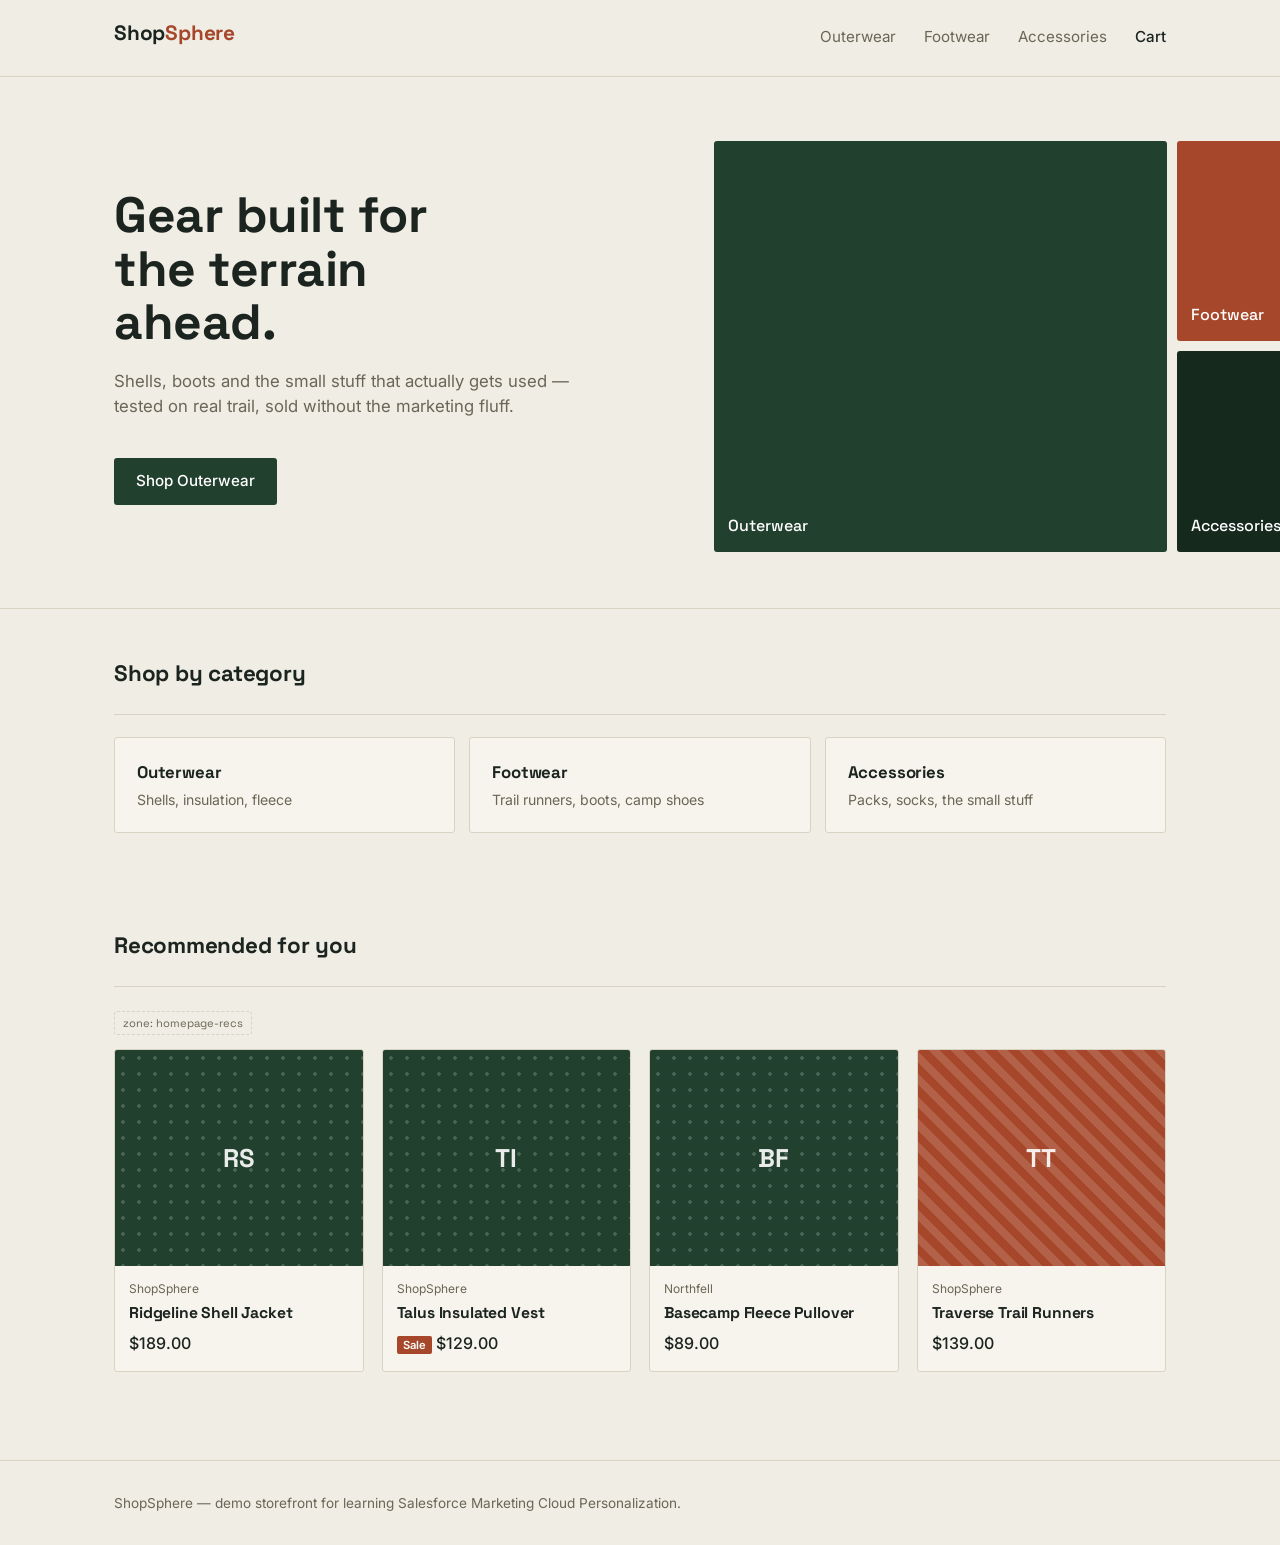
<file: index.html>
<!doctype html>
<html lang="en">
<head>
  <script type="text/javascript"
src="//cdn.evgnet.com/beacon/socialbeatdigitalmarketing/shopsphere/scripts/evergage.min.js">
</script>
  <meta charset="utf-8" />
  <meta name="viewport" content="width=device-width, initial-scale=1" />
  <title>ShopSphere — Gear for the terrain ahead</title>
  <link rel="stylesheet" href="css/style.css" />

  <!--
    Phase 3 (MCP Web SDK): the vendor snippet goes here, before </head>.
    Something like:
      <script src="https://cXXXXX.evergage.com/beacon/YOUR_ACCOUNT/scripts/evergage.min.js"></script>
    Check your MCP account's "Web SDK install" page for the exact snippet —
    it includes your account/dataset IDs.
  -->
</head>
<body>
  <header class="site-header">
    <div class="wrap">
      <a class="brand" href="index.html">Shop<span>Sphere</span></a>
      <nav class="nav">
        <a href="category.html?cat=Outerwear">Outerwear</a>
        <a href="category.html?cat=Footwear">Footwear</a>
        <a href="category.html?cat=Accessories">Accessories</a>
        <a class="cart-link" href="cart.html">
          Cart <span class="badge" data-cart-badge>0</span>
        </a>
      </nav>
    </div>
  </header>

  <section class="hero">
    <div class="wrap">
      <div>
        <h1>Gear built for the terrain ahead.</h1>
        <p>Shells, boots and the small stuff that actually gets used — tested on real trail, sold without the marketing fluff.</p>
        <a class="btn" href="category.html?cat=Outerwear">Shop Outerwear</a>
      </div>
      <!-- Zone: homepage-hero — a rule-based campaign (Phase 4, Decision #1)
           can override this whole block for a targeted visitor. -->
      <div class="hero-tiles" id="zone-homepage-hero">
        <div class="hero-tile hero-tile--1">Outerwear</div>
        <div class="hero-tile hero-tile--2">Footwear</div>
        <div class="hero-tile hero-tile--3">Accessories</div>
      </div>
    </div>
  </section>

  <section class="section">
    <div class="wrap">
      <div class="section-head">
        <h2>Shop by category</h2>
      </div>
      <div class="cat-strip">
        <a class="cat-card" href="category.html?cat=Outerwear">
          <h3>Outerwear</h3>
          <p>Shells, insulation, fleece</p>
        </a>
        <a class="cat-card" href="category.html?cat=Footwear">
          <h3>Footwear</h3>
          <p>Trail runners, boots, camp shoes</p>
        </a>
        <a class="cat-card" href="category.html?cat=Accessories">
          <h3>Accessories</h3>
          <p>Packs, socks, the small stuff</p>
        </a>
      </div>
    </div>
  </section>

  <section class="section">
    <div class="wrap">
      <div class="section-head">
        <h2>Recommended for you</h2>
      </div>
      <!-- Zone: homepage-recs — Phase 4, Decision #3 (Einstein "Recommended
           for You"). Until that's built, we fill it with a static pick. -->
      <span class="zone-marker">zone: homepage-recs</span>
      <div class="grid" id="homepage-recs"></div>
    </div>
  </section>

  <footer class="site-footer">
    <div class="wrap">ShopSphere — demo storefront for learning Salesforce Marketing Cloud Personalization.</div>
  </footer>

  <script src="js/products.js"></script>
  <script src="js/site.js"></script>
  <script>
    // Placeholder for the homepage-recs zone: 4 products, mixed categories.
    // Swap this block out in Phase 5 once the real Einstein campaign exists.
    const recs = PRODUCTS.slice(0, 4);
    document.getElementById("homepage-recs").innerHTML = recs.map(productCard).join("");
  </script>
</body>
</html>
</file>
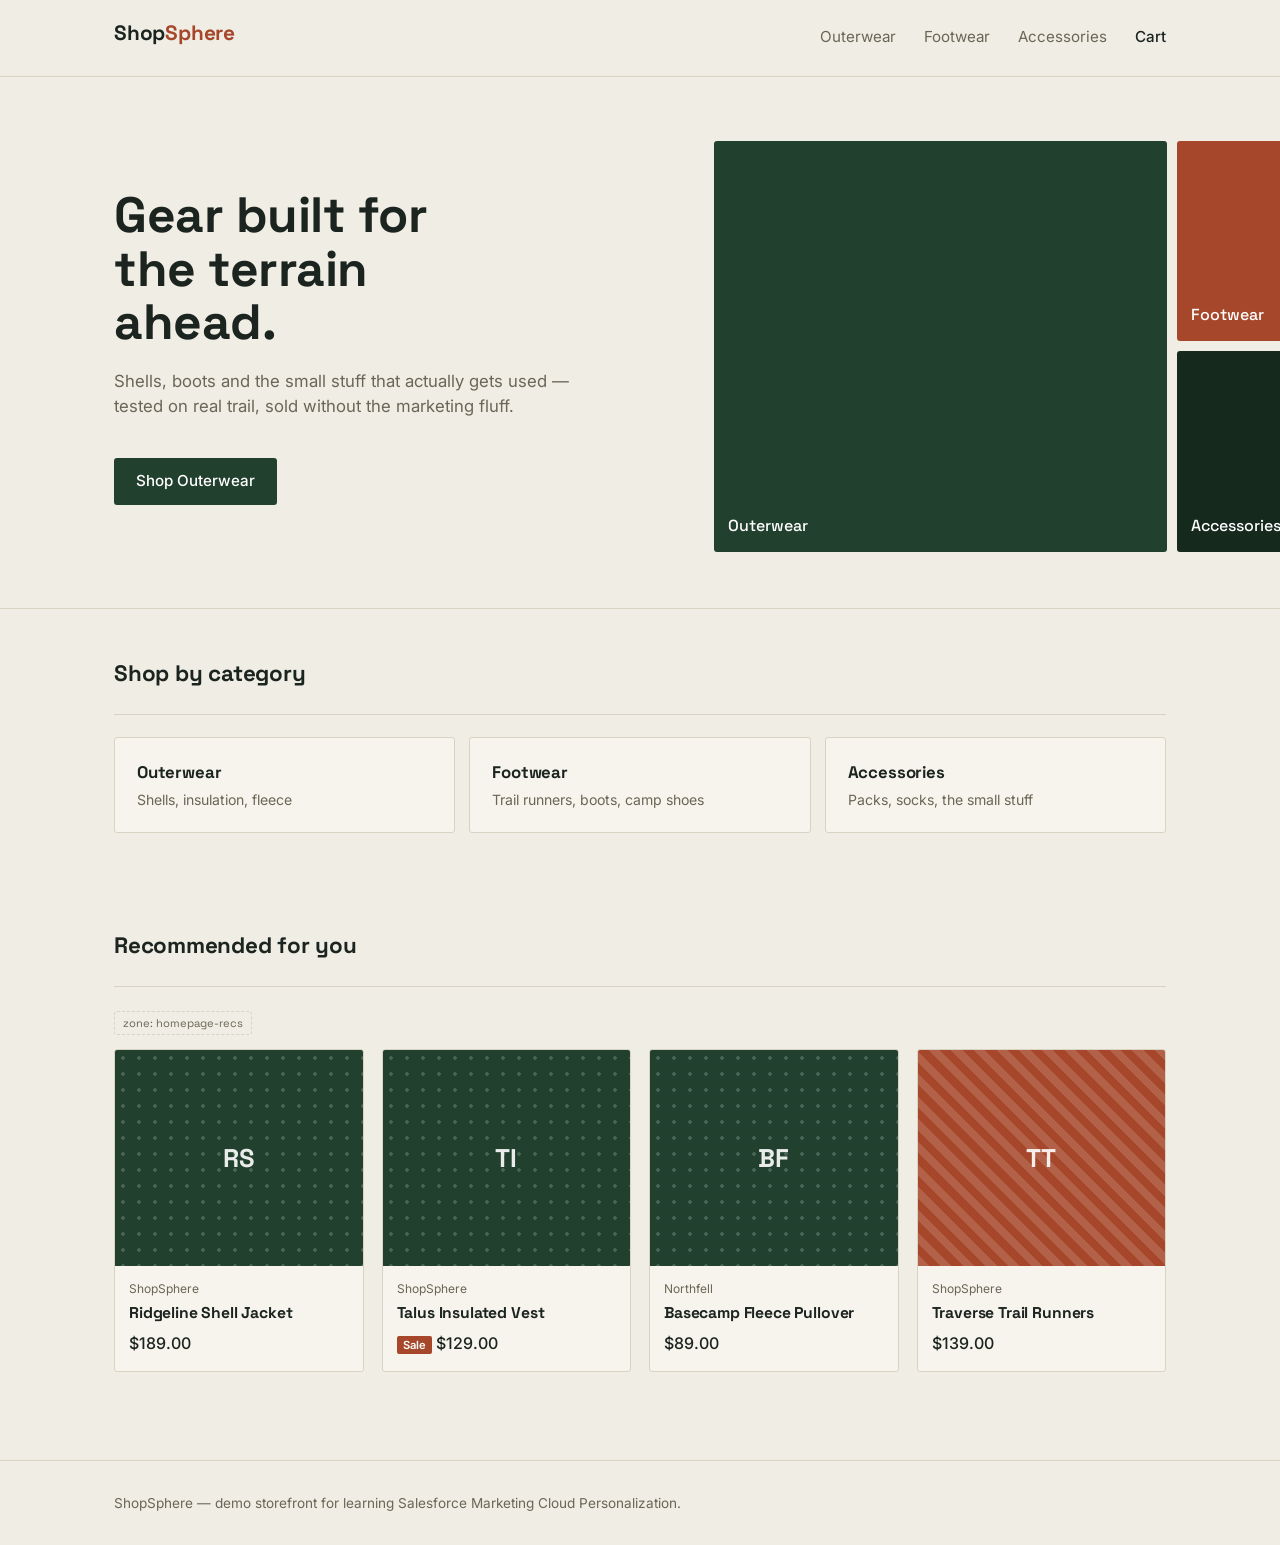
<file: shopsphere/index.html>
<!doctype html>
<html lang="en">
<head>
  <meta charset="utf-8" />
  <meta name="viewport" content="width=device-width, initial-scale=1" />
  <title>ShopSphere — Gear for the terrain ahead</title>
  <link rel="stylesheet" href="css/style.css" />

  <!--
    Phase 3 (MCP Web SDK): the vendor snippet goes here, before </head>.
    Something like:
      <script src="https://cXXXXX.evergage.com/beacon/YOUR_ACCOUNT/scripts/evergage.min.js"></script>
    Check your MCP account's "Web SDK install" page for the exact snippet —
    it includes your account/dataset IDs.
  -->
</head>
<body>
  <header class="site-header">
    <div class="wrap">
      <a class="brand" href="index.html">Shop<span>Sphere</span></a>
      <nav class="nav">
        <a href="category.html?cat=Outerwear">Outerwear</a>
        <a href="category.html?cat=Footwear">Footwear</a>
        <a href="category.html?cat=Accessories">Accessories</a>
        <a class="cart-link" href="cart.html">
          Cart <span class="badge" data-cart-badge>0</span>
        </a>
      </nav>
    </div>
  </header>

  <section class="hero">
    <div class="wrap">
      <div>
        <h1>Gear built for the terrain ahead.</h1>
        <p>Shells, boots and the small stuff that actually gets used — tested on real trail, sold without the marketing fluff.</p>
        <a class="btn" href="category.html?cat=Outerwear">Shop Outerwear</a>
      </div>
      <!-- Zone: homepage-hero — a rule-based campaign (Phase 4, Decision #1)
           can override this whole block for a targeted visitor. -->
      <div class="hero-tiles" id="zone-homepage-hero">
        <div class="hero-tile hero-tile--1">Outerwear</div>
        <div class="hero-tile hero-tile--2">Footwear</div>
        <div class="hero-tile hero-tile--3">Accessories</div>
      </div>
    </div>
  </section>

  <section class="section">
    <div class="wrap">
      <div class="section-head">
        <h2>Shop by category</h2>
      </div>
      <div class="cat-strip">
        <a class="cat-card" href="category.html?cat=Outerwear">
          <h3>Outerwear</h3>
          <p>Shells, insulation, fleece</p>
        </a>
        <a class="cat-card" href="category.html?cat=Footwear">
          <h3>Footwear</h3>
          <p>Trail runners, boots, camp shoes</p>
        </a>
        <a class="cat-card" href="category.html?cat=Accessories">
          <h3>Accessories</h3>
          <p>Packs, socks, the small stuff</p>
        </a>
      </div>
    </div>
  </section>

  <section class="section">
    <div class="wrap">
      <div class="section-head">
        <h2>Recommended for you</h2>
      </div>
      <!-- Zone: homepage-recs — Phase 4, Decision #3 (Einstein "Recommended
           for You"). Until that's built, we fill it with a static pick. -->
      <span class="zone-marker">zone: homepage-recs</span>
      <div class="grid" id="homepage-recs"></div>
    </div>
  </section>

  <footer class="site-footer">
    <div class="wrap">ShopSphere — demo storefront for learning Salesforce Marketing Cloud Personalization.</div>
  </footer>

  <script src="js/products.js"></script>
  <script src="js/site.js"></script>
  <script>
    // Placeholder for the homepage-recs zone: 4 products, mixed categories.
    // Swap this block out in Phase 5 once the real Einstein campaign exists.
    const recs = PRODUCTS.slice(0, 4);
    document.getElementById("homepage-recs").innerHTML = recs.map(productCard).join("");
  </script>
</body>
</html>
</file>
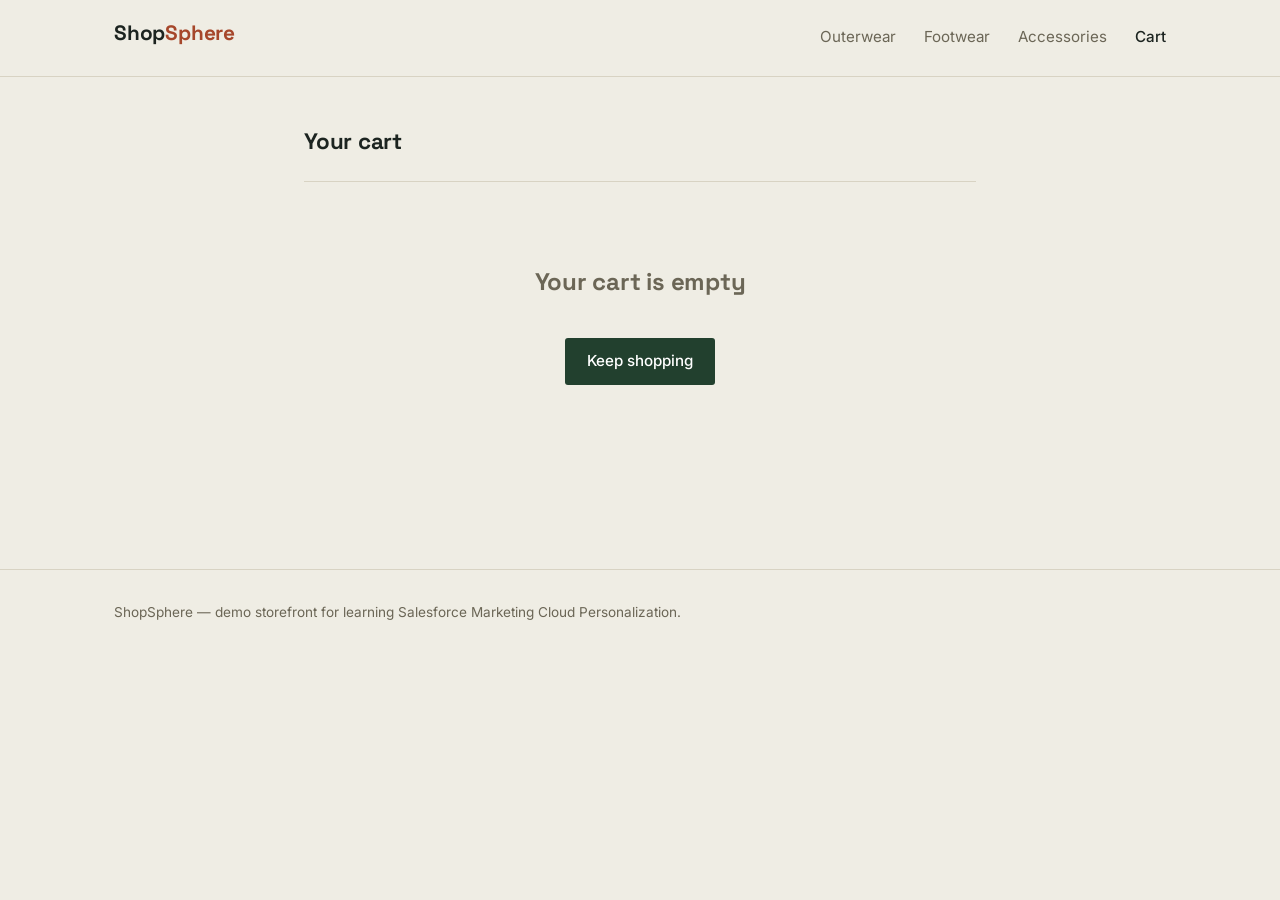
<file: cart.html>
<!doctype html>
<html lang="en">
<head>
  <script type="text/javascript"
src="//cdn.evgnet.com/beacon/socialbeatdigitalmarketing/shopsphere/scripts/evergage.min.js">
</script>
  <meta charset="utf-8" />
  <meta name="viewport" content="width=device-width, initial-scale=1" />
  <title>Cart — ShopSphere</title>
  <link rel="stylesheet" href="css/style.css" />
</head>
<body>
  <header class="site-header">
    <div class="wrap">
      <a class="brand" href="index.html">Shop<span>Sphere</span></a>
      <nav class="nav">
        <a href="category.html?cat=Outerwear">Outerwear</a>
        <a href="category.html?cat=Footwear">Footwear</a>
        <a href="category.html?cat=Accessories">Accessories</a>
        <a class="cart-link" href="cart.html">
          Cart <span class="badge" data-cart-badge>0</span>
        </a>
      </nav>
    </div>
  </header>

  <section class="section">
    <div class="wrap" style="max-width:720px;">
      <div class="section-head">
        <h2>Your cart</h2>
      </div>
      <div id="cart-lines"></div>
      <div id="cart-summary"></div>

      <!-- Zone: cart-upsell — Phase 4, Decision #2 (idle-on-cart exit-intent
           offer). Rendered here as a simple inline banner for now. -->
      <div id="zone-cart-upsell" style="margin-top:20px;"></div>
    </div>
  </section>

  <footer class="site-footer">
    <div class="wrap">ShopSphere — demo storefront for learning Salesforce Marketing Cloud Personalization.</div>
  </footer>

  <script src="js/products.js"></script>
  <script src="js/site.js"></script>
  <script>
    function renderCart() {
      const cart = getCart();
      const linesEl = document.getElementById("cart-lines");
      const summaryEl = document.getElementById("cart-summary");

      if (cart.length === 0) {
        linesEl.innerHTML = '<div class="empty-state"><h2>Your cart is empty</h2><p><a class="btn" href="index.html">Keep shopping</a></p></div>';
        summaryEl.innerHTML = "";
        return;
      }

      linesEl.innerHTML = cart
        .map((line) => {
          const p = getProductById(line.productId);
          if (!p) return "";
          return `
            <div class="cart-line">
              ${productSwatch(p)}
              <div>
                <h4>${p.name}</h4>
                <p class="muted">${money(p.price)} · SKU ${p.id}</p>
              </div>
              <input type="number" min="1" value="${line.qty}" style="width:56px;padding:6px;border:1px solid var(--paper-line);border-radius:3px;text-align:center;" data-qty-for="${p.id}" />
              <button class="btn btn--secondary btn--sm" data-remove="${p.id}">Remove</button>
            </div>
          `;
        })
        .join("");

      summaryEl.innerHTML = `
        <div class="cart-summary">
          <span>Subtotal</span>
          <span>${money(cartTotal())}</span>
        </div>
        <button class="btn" id="checkout-btn" style="width:100%;margin-top:16px;">Checkout</button>
      `;

      linesEl.querySelectorAll("[data-qty-for]").forEach((input) => {
        input.addEventListener("change", (e) => {
          setQty(e.target.getAttribute("data-qty-for"), parseInt(e.target.value, 10) || 1);
          renderCart();
        });
      });
      linesEl.querySelectorAll("[data-remove]").forEach((btn) => {
        btn.addEventListener("click", (e) => {
          removeFromCart(e.target.getAttribute("data-remove"));
          renderCart();
        });
      });

      document.getElementById("checkout-btn").addEventListener("click", () => {
        // Phase 3, event #4: purchase. In the real project this fires on an
        // actual checkout confirmation page — simplified here to one click.
        trackEvent("purchase", {
          orderTotal: cartTotal(),
          items: cart.map((l) => ({ productId: l.productId, qty: l.qty })),
        });
        saveCart([]);
        alert("Order placed! (This is a demo — no real checkout.) Check the console for the purchase event.");
        renderCart();
      });
    }

    // Phase 4, Decision #2: if the cart has items, show an idle-triggered
    // upsell after 30s on this page. A real MCP campaign would target this
    // by rule/audience instead of a hardcoded timer.
    if (getCart().length > 0) {
      setTimeout(() => {
        document.getElementById("zone-cart-upsell").innerHTML = `
          <div class="cat-card">
            <span class="zone-marker">zone: cart-upsell</span>
            <h3>Still deciding?</h3>
            <p>Take 10% off Accessories if you check out in the next 15 minutes.</p>
          </div>
        `;
      }, 30000);
    }

    renderCart();
  </script>
</body>
</html>
</file>
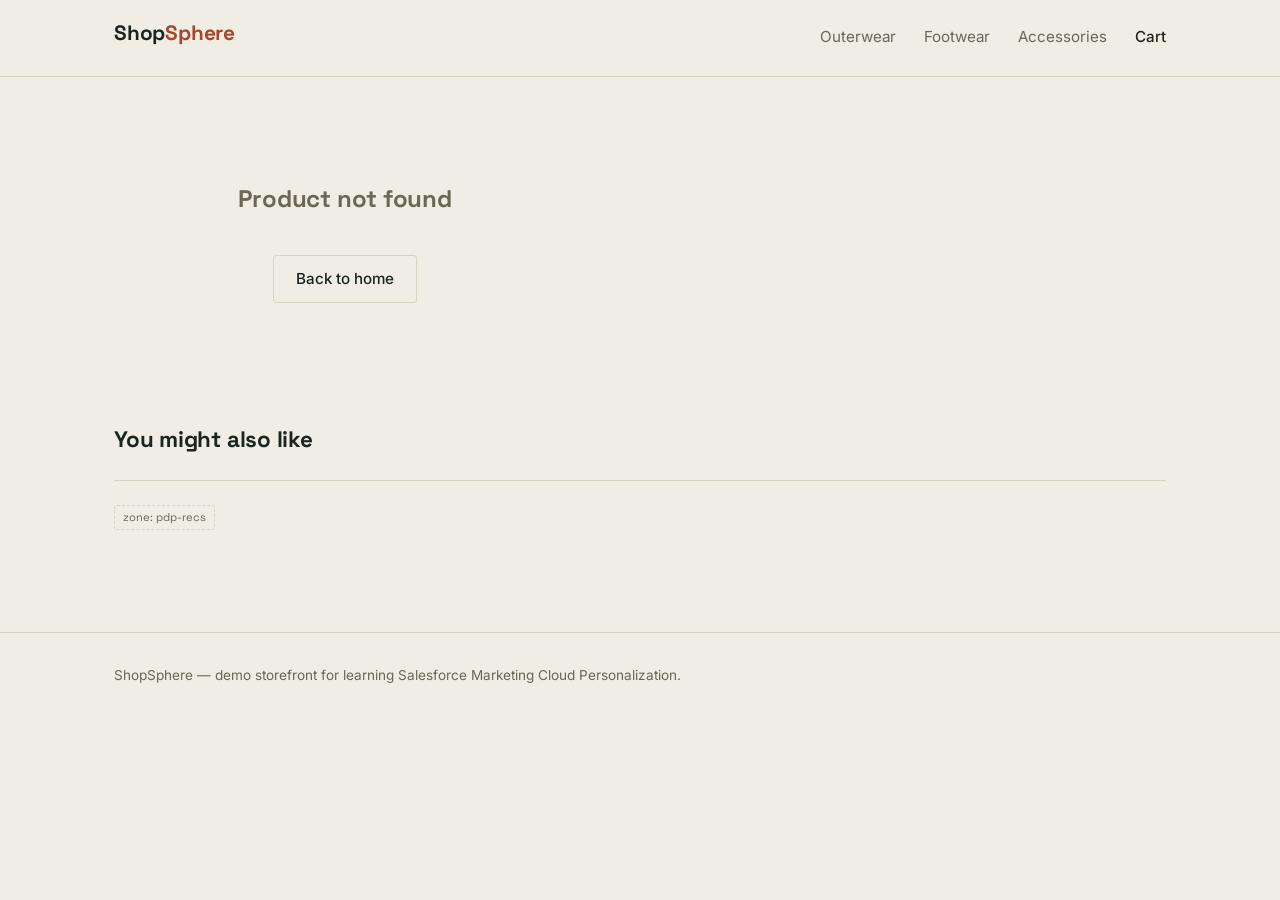
<file: product.html>
<!doctype html>
<html lang="en">
<head>
  <script type="text/javascript"
src="//cdn.evgnet.com/beacon/socialbeatdigitalmarketing/shopsphere/scripts/evergage.min.js">
</script>
  <meta charset="utf-8" />
  <meta name="viewport" content="width=device-width, initial-scale=1" />
  <title>Product — ShopSphere</title>
  <link rel="stylesheet" href="css/style.css" />
</head>
<body>
  <header class="site-header">
    <div class="wrap">
      <a class="brand" href="index.html">Shop<span>Sphere</span></a>
      <nav class="nav">
        <a href="category.html?cat=Outerwear">Outerwear</a>
        <a href="category.html?cat=Footwear">Footwear</a>
        <a href="category.html?cat=Accessories">Accessories</a>
        <a class="cart-link" href="cart.html">
          Cart <span class="badge" data-cart-badge>0</span>
        </a>
      </nav>
    </div>
  </header>

  <div class="wrap">
    <div class="pdp" id="pdp"></div>

    <div class="section" style="padding-top:0">
      <div class="section-head">
        <h2>You might also like</h2>
      </div>
      <!-- Zone: pdp-recs — Phase 4, Decision #4 (Einstein "Similar Items" /
           "Frequently Bought Together"). Static same-category pick for now. -->
      <span class="zone-marker">zone: pdp-recs</span>
      <div class="grid" id="pdp-recs"></div>
    </div>
  </div>

  <footer class="site-footer">
    <div class="wrap">ShopSphere — demo storefront for learning Salesforce Marketing Cloud Personalization.</div>
  </footer>

  <script src="js/products.js"></script>
  <script src="js/site.js"></script>
  <script>
    const params = new URLSearchParams(window.location.search);
    const product = getProductById(params.get("id"));
    const pdp = document.getElementById("pdp");

    if (!product) {
      pdp.innerHTML = '<div class="empty-state"><h2>Product not found</h2><p><a class="btn btn--secondary" href="index.html">Back to home</a></p></div>';
    } else {
      pdp.innerHTML = `
        ${productSwatch(product)}
        <div class="pdp-info">
          <p class="card__brand">${product.brand}</p>
          <h1>${product.name}</h1>
          <p class="price">${product.sale ? '<span class="tag">Sale</span> ' : ""}${money(product.price)}</p>
          <p class="desc">${product.description}</p>
          <div class="qty-row">
            <label for="qty">Qty</label>
            <input type="number" id="qty" value="1" min="1" />
          </div>
          <button class="btn" id="add-btn">Add to cart</button>
          <p class="muted" style="margin-top:10px;color:var(--muted);font-size:0.85rem;">SKU ${product.id}</p>
        </div>
      `;

      // Phase 3, event #2: viewItem. This is the single most important
      // event in the whole project — it's what Einstein recs are built on.
      trackEvent("viewItem", {
        productId: product.id,
        category: product.category,
        price: product.price,
      });

      document.getElementById("add-btn").addEventListener("click", () => {
        const qty = parseInt(document.getElementById("qty").value, 10) || 1;
        addToCart(product.id, qty);
        document.getElementById("add-btn").textContent = "Added ✓";
        setTimeout(() => (document.getElementById("add-btn").textContent = "Add to cart"), 1200);
      });

      const related = getRelatedProducts(product);
      document.getElementById("pdp-recs").innerHTML = related.map(productCard).join("");
    }
  </script>
</body>
</html>
</file>
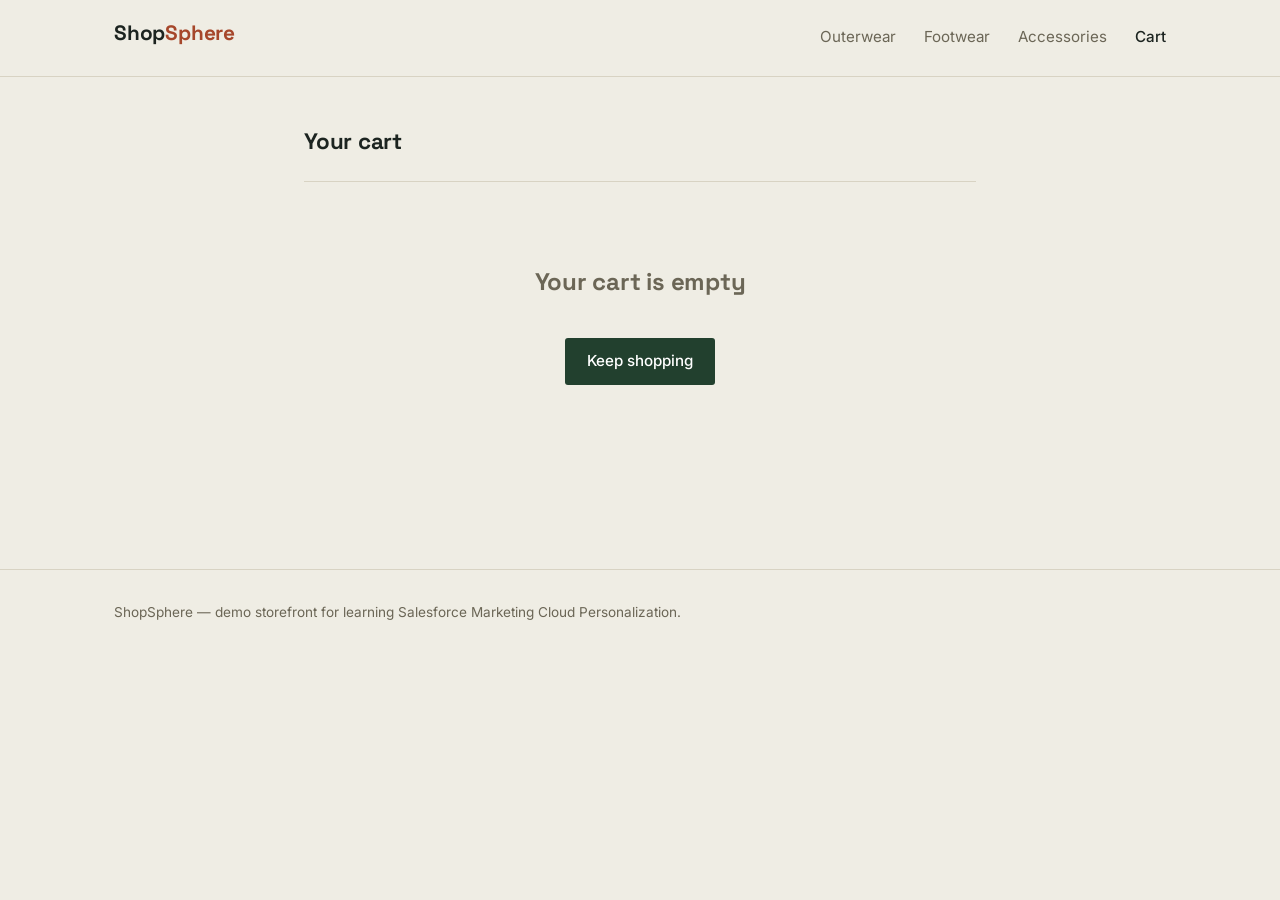
<file: shopsphere/cart.html>
<!doctype html>
<html lang="en">
<head>
  <meta charset="utf-8" />
  <meta name="viewport" content="width=device-width, initial-scale=1" />
  <title>Cart — ShopSphere</title>
  <link rel="stylesheet" href="css/style.css" />
</head>
<body>
  <header class="site-header">
    <div class="wrap">
      <a class="brand" href="index.html">Shop<span>Sphere</span></a>
      <nav class="nav">
        <a href="category.html?cat=Outerwear">Outerwear</a>
        <a href="category.html?cat=Footwear">Footwear</a>
        <a href="category.html?cat=Accessories">Accessories</a>
        <a class="cart-link" href="cart.html">
          Cart <span class="badge" data-cart-badge>0</span>
        </a>
      </nav>
    </div>
  </header>

  <section class="section">
    <div class="wrap" style="max-width:720px;">
      <div class="section-head">
        <h2>Your cart</h2>
      </div>
      <div id="cart-lines"></div>
      <div id="cart-summary"></div>

      <!-- Zone: cart-upsell — Phase 4, Decision #2 (idle-on-cart exit-intent
           offer). Rendered here as a simple inline banner for now. -->
      <div id="zone-cart-upsell" style="margin-top:20px;"></div>
    </div>
  </section>

  <footer class="site-footer">
    <div class="wrap">ShopSphere — demo storefront for learning Salesforce Marketing Cloud Personalization.</div>
  </footer>

  <script src="js/products.js"></script>
  <script src="js/site.js"></script>
  <script>
    function renderCart() {
      const cart = getCart();
      const linesEl = document.getElementById("cart-lines");
      const summaryEl = document.getElementById("cart-summary");

      if (cart.length === 0) {
        linesEl.innerHTML = '<div class="empty-state"><h2>Your cart is empty</h2><p><a class="btn" href="index.html">Keep shopping</a></p></div>';
        summaryEl.innerHTML = "";
        return;
      }

      linesEl.innerHTML = cart
        .map((line) => {
          const p = getProductById(line.productId);
          if (!p) return "";
          return `
            <div class="cart-line">
              ${productSwatch(p)}
              <div>
                <h4>${p.name}</h4>
                <p class="muted">${money(p.price)} · SKU ${p.id}</p>
              </div>
              <input type="number" min="1" value="${line.qty}" style="width:56px;padding:6px;border:1px solid var(--paper-line);border-radius:3px;text-align:center;" data-qty-for="${p.id}" />
              <button class="btn btn--secondary btn--sm" data-remove="${p.id}">Remove</button>
            </div>
          `;
        })
        .join("");

      summaryEl.innerHTML = `
        <div class="cart-summary">
          <span>Subtotal</span>
          <span>${money(cartTotal())}</span>
        </div>
        <button class="btn" id="checkout-btn" style="width:100%;margin-top:16px;">Checkout</button>
      `;

      linesEl.querySelectorAll("[data-qty-for]").forEach((input) => {
        input.addEventListener("change", (e) => {
          setQty(e.target.getAttribute("data-qty-for"), parseInt(e.target.value, 10) || 1);
          renderCart();
        });
      });
      linesEl.querySelectorAll("[data-remove]").forEach((btn) => {
        btn.addEventListener("click", (e) => {
          removeFromCart(e.target.getAttribute("data-remove"));
          renderCart();
        });
      });

      document.getElementById("checkout-btn").addEventListener("click", () => {
        // Phase 3, event #4: purchase. In the real project this fires on an
        // actual checkout confirmation page — simplified here to one click.
        trackEvent("purchase", {
          orderTotal: cartTotal(),
          items: cart.map((l) => ({ productId: l.productId, qty: l.qty })),
        });
        saveCart([]);
        alert("Order placed! (This is a demo — no real checkout.) Check the console for the purchase event.");
        renderCart();
      });
    }

    // Phase 4, Decision #2: if the cart has items, show an idle-triggered
    // upsell after 30s on this page. A real MCP campaign would target this
    // by rule/audience instead of a hardcoded timer.
    if (getCart().length > 0) {
      setTimeout(() => {
        document.getElementById("zone-cart-upsell").innerHTML = `
          <div class="cat-card">
            <span class="zone-marker">zone: cart-upsell</span>
            <h3>Still deciding?</h3>
            <p>Take 10% off Accessories if you check out in the next 15 minutes.</p>
          </div>
        `;
      }, 30000);
    }

    renderCart();
  </script>
</body>
</html>
</file>
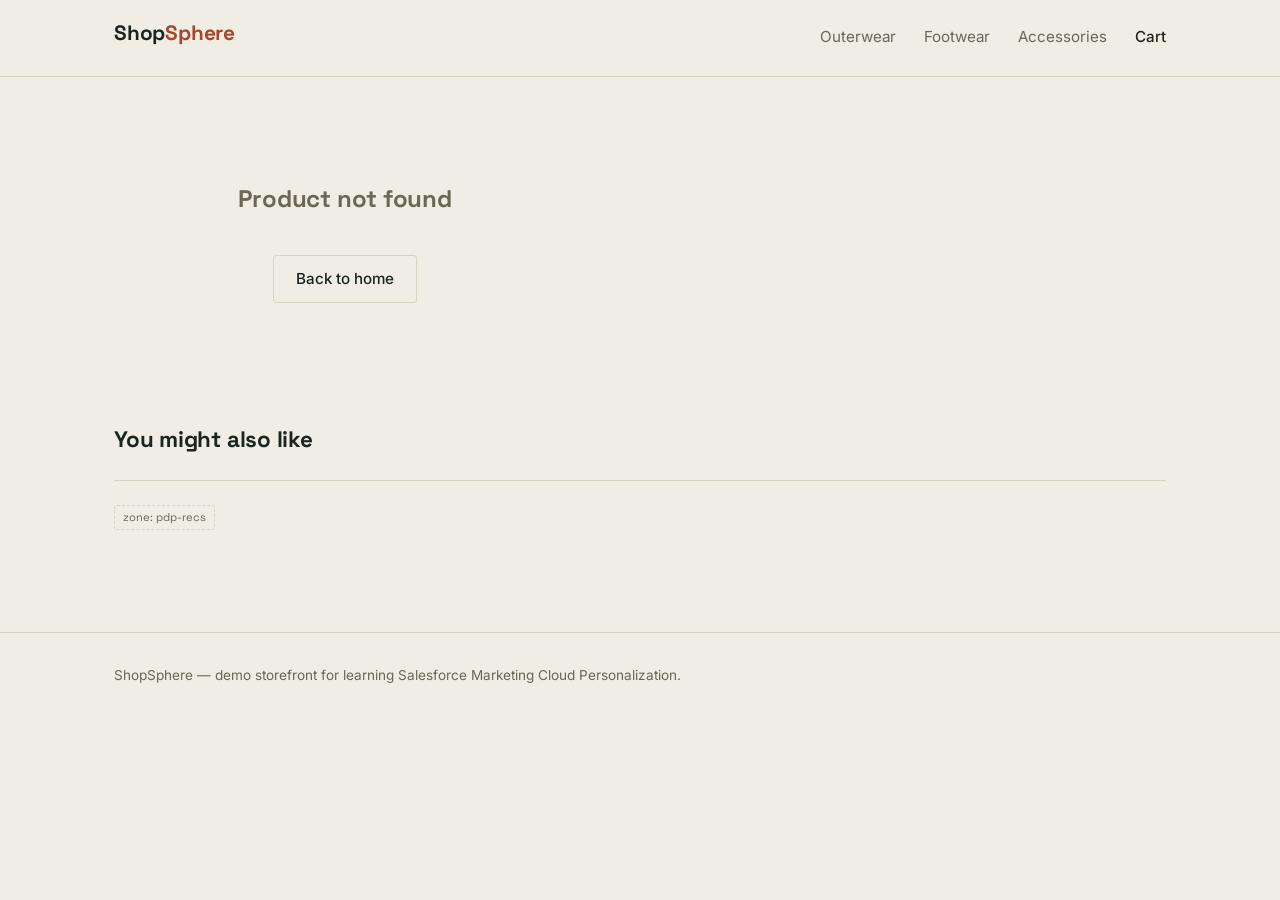
<file: shopsphere/product.html>
<!doctype html>
<html lang="en">
<head>
  <meta charset="utf-8" />
  <meta name="viewport" content="width=device-width, initial-scale=1" />
  <title>Product — ShopSphere</title>
  <link rel="stylesheet" href="css/style.css" />
</head>
<body>
  <header class="site-header">
    <div class="wrap">
      <a class="brand" href="index.html">Shop<span>Sphere</span></a>
      <nav class="nav">
        <a href="category.html?cat=Outerwear">Outerwear</a>
        <a href="category.html?cat=Footwear">Footwear</a>
        <a href="category.html?cat=Accessories">Accessories</a>
        <a class="cart-link" href="cart.html">
          Cart <span class="badge" data-cart-badge>0</span>
        </a>
      </nav>
    </div>
  </header>

  <div class="wrap">
    <div class="pdp" id="pdp"></div>

    <div class="section" style="padding-top:0">
      <div class="section-head">
        <h2>You might also like</h2>
      </div>
      <!-- Zone: pdp-recs — Phase 4, Decision #4 (Einstein "Similar Items" /
           "Frequently Bought Together"). Static same-category pick for now. -->
      <span class="zone-marker">zone: pdp-recs</span>
      <div class="grid" id="pdp-recs"></div>
    </div>
  </div>

  <footer class="site-footer">
    <div class="wrap">ShopSphere — demo storefront for learning Salesforce Marketing Cloud Personalization.</div>
  </footer>

  <script src="js/products.js"></script>
  <script src="js/site.js"></script>
  <script>
    const params = new URLSearchParams(window.location.search);
    const product = getProductById(params.get("id"));
    const pdp = document.getElementById("pdp");

    if (!product) {
      pdp.innerHTML = '<div class="empty-state"><h2>Product not found</h2><p><a class="btn btn--secondary" href="index.html">Back to home</a></p></div>';
    } else {
      pdp.innerHTML = `
        ${productSwatch(product)}
        <div class="pdp-info">
          <p class="card__brand">${product.brand}</p>
          <h1>${product.name}</h1>
          <p class="price">${product.sale ? '<span class="tag">Sale</span> ' : ""}${money(product.price)}</p>
          <p class="desc">${product.description}</p>
          <div class="qty-row">
            <label for="qty">Qty</label>
            <input type="number" id="qty" value="1" min="1" />
          </div>
          <button class="btn" id="add-btn">Add to cart</button>
          <p class="muted" style="margin-top:10px;color:var(--muted);font-size:0.85rem;">SKU ${product.id}</p>
        </div>
      `;

      // Phase 3, event #2: viewItem. This is the single most important
      // event in the whole project — it's what Einstein recs are built on.
      trackEvent("viewItem", {
        productId: product.id,
        category: product.category,
        price: product.price,
      });

      document.getElementById("add-btn").addEventListener("click", () => {
        const qty = parseInt(document.getElementById("qty").value, 10) || 1;
        addToCart(product.id, qty);
        document.getElementById("add-btn").textContent = "Added ✓";
        setTimeout(() => (document.getElementById("add-btn").textContent = "Add to cart"), 1200);
      });

      const related = getRelatedProducts(product);
      document.getElementById("pdp-recs").innerHTML = related.map(productCard).join("");
    }
  </script>
</body>
</html>
</file>
<file: css/style.css>
@import url("https://fonts.googleapis.com/css2?family=Space+Grotesk:wght@400;500;700&family=Inter:wght@400;500;600&display=swap");

:root {
  --paper: #efede4;
  --paper-line: #d8d3c3;
  --ink: #1c2420;
  --forest: #22402e;
  --forest-dark: #16291d;
  --rust: #a6472b;
  --muted: #6b6656;
  --card-bg: #f6f4ec;
  --radius: 3px;
}

* { box-sizing: border-box; }

html, body {
  margin: 0;
  padding: 0;
  background: var(--paper);
  color: var(--ink);
  font-family: "Inter", sans-serif;
  line-height: 1.5;
}

h1, h2, h3, .brand {
  font-family: "Space Grotesk", sans-serif;
  letter-spacing: -0.01em;
  margin: 0 0 0.4em;
}

a { color: inherit; text-decoration: none; }

img { max-width: 100%; display: block; }

.wrap {
  max-width: 1100px;
  margin: 0 auto;
  padding: 0 24px;
}

/* Header */
.site-header {
  border-bottom: 1px solid var(--paper-line);
  background: var(--paper);
  position: sticky;
  top: 0;
  z-index: 10;
}
.site-header .wrap {
  display: flex;
  align-items: center;
  justify-content: space-between;
  padding-top: 18px;
  padding-bottom: 18px;
}
.brand {
  font-size: 1.3rem;
  font-weight: 700;
}
.brand span { color: var(--rust); }
.nav {
  display: flex;
  align-items: center;
  gap: 28px;
  font-size: 0.95rem;
}
.nav a { color: var(--muted); transition: color 0.15s; }
.nav a:hover { color: var(--ink); }
.nav .cart-link {
  display: flex;
  align-items: center;
  gap: 8px;
  color: var(--ink);
  font-weight: 500;
}
.badge {
  display: none;
  align-items: center;
  justify-content: center;
  min-width: 20px;
  height: 20px;
  padding: 0 6px;
  border-radius: 999px;
  background: var(--forest);
  color: #fff;
  font-size: 0.72rem;
  font-weight: 600;
}

/* Hero */
.hero {
  border-bottom: 1px solid var(--paper-line);
  padding: 64px 0 56px;
}
.hero .wrap {
  display: grid;
  grid-template-columns: 1.1fr 0.9fr;
  gap: 48px;
  align-items: center;
}
.hero h1 {
  font-size: clamp(2.1rem, 4vw, 3.1rem);
  line-height: 1.08;
  max-width: 11ch;
}
.hero p {
  max-width: 46ch;
  color: var(--muted);
  font-size: 1.05rem;
}
.hero-tiles {
  display: grid;
  grid-template-columns: repeat(2, 1fr);
  gap: 10px;
}
.hero-tile {
  aspect-ratio: 1.1;
  border-radius: var(--radius);
  display: flex;
  align-items: flex-end;
  padding: 14px;
  font-weight: 500;
  color: #fff;
  font-family: "Space Grotesk", sans-serif;
}
.hero-tile--1 { background: var(--forest); grid-row: span 2; align-items: flex-end; }
.hero-tile--2 { background: var(--rust); }
.hero-tile--3 { background: var(--forest-dark); }

.btn {
  display: inline-block;
  margin-top: 22px;
  padding: 12px 22px;
  background: var(--forest);
  color: #fff;
  border-radius: var(--radius);
  font-weight: 500;
  font-size: 0.95rem;
  border: none;
  cursor: pointer;
}
.btn:hover { background: var(--forest-dark); }
.btn--secondary {
  background: transparent;
  color: var(--ink);
  border: 1px solid var(--paper-line);
}
.btn--secondary:hover { border-color: var(--ink); }
.btn--sm { padding: 8px 14px; font-size: 0.85rem; margin-top: 0; }

/* Sections */
.section { padding: 48px 0; }
.section-head {
  display: flex;
  align-items: baseline;
  justify-content: space-between;
  margin-bottom: 22px;
  border-bottom: 1px solid var(--paper-line);
  padding-bottom: 14px;
}
.section-head h2 { font-size: 1.4rem; }
.section-head .view-all { font-size: 0.9rem; color: var(--muted); }

/* Category strip */
.cat-strip {
  display: grid;
  grid-template-columns: repeat(3, 1fr);
  gap: 14px;
}
.cat-card {
  border: 1px solid var(--paper-line);
  border-radius: var(--radius);
  padding: 22px;
  background: var(--card-bg);
}
.cat-card h3 { font-size: 1.05rem; margin-bottom: 4px; }
.cat-card p { color: var(--muted); font-size: 0.88rem; margin: 0; }

/* Product grid + cards */
.grid {
  display: grid;
  grid-template-columns: repeat(4, 1fr);
  gap: 18px;
}
.card {
  display: block;
  border: 1px solid var(--paper-line);
  border-radius: var(--radius);
  overflow: hidden;
  background: var(--card-bg);
  transition: border-color 0.15s;
}
.card:hover { border-color: var(--forest); }
.card__body { padding: 14px 14px 16px; }
.card__brand { font-size: 0.75rem; color: var(--muted); margin: 0 0 4px; }
.card__name { font-size: 0.98rem; margin: 0 0 6px; }
.card__price { margin: 0; font-weight: 500; }
.tag {
  background: var(--rust);
  color: #fff;
  font-size: 0.7rem;
  padding: 2px 6px;
  border-radius: 2px;
  font-weight: 600;
}

.swatch {
  aspect-ratio: 1.15;
  display: flex;
  align-items: center;
  justify-content: center;
  color: #fff;
  font-family: "Space Grotesk", sans-serif;
  font-size: 1.6rem;
  font-weight: 700;
}
.swatch span { opacity: 0.9; }
.swatch--dots { background: var(--forest); background-image: radial-gradient(rgba(255,255,255,.18) 2px, transparent 2px); background-size: 16px 16px; }
.swatch--stripes { background: var(--rust); background-image: repeating-linear-gradient(45deg, rgba(255,255,255,.14) 0 8px, transparent 8px 16px); }
.swatch--grid { background: var(--forest-dark); background-image: linear-gradient(rgba(255,255,255,.14) 1px, transparent 1px), linear-gradient(90deg, rgba(255,255,255,.14) 1px, transparent 1px); background-size: 18px 18px; }

/* Product detail page */
.pdp {
  display: grid;
  grid-template-columns: 0.85fr 1fr;
  gap: 48px;
  padding: 44px 0;
}
.pdp .swatch { aspect-ratio: 1; font-size: 2.4rem; border-radius: var(--radius); }
.pdp-info h1 { font-size: 1.8rem; }
.pdp-info .price { font-size: 1.3rem; font-weight: 600; margin: 10px 0 18px; }
.pdp-info .desc { color: var(--muted); max-width: 52ch; margin-bottom: 22px; }
.qty-row { display: flex; align-items: center; gap: 12px; margin-bottom: 18px; }
.qty-row input {
  width: 56px;
  padding: 8px;
  border: 1px solid var(--paper-line);
  border-radius: var(--radius);
  font-family: inherit;
  text-align: center;
}

/* Cart page */
.cart-line {
  display: grid;
  grid-template-columns: 70px 1fr auto auto;
  gap: 16px;
  align-items: center;
  padding: 16px 0;
  border-bottom: 1px solid var(--paper-line);
}
.cart-line .swatch { aspect-ratio: 1; font-size: 1rem; border-radius: var(--radius); }
.cart-line h4 { margin: 0 0 4px; font-size: 0.98rem; }
.cart-line .muted { color: var(--muted); font-size: 0.85rem; }
.cart-summary {
  margin-top: 24px;
  padding-top: 18px;
  border-top: 1px solid var(--ink);
  display: flex;
  justify-content: space-between;
  align-items: center;
  font-size: 1.15rem;
  font-weight: 600;
}
.empty-state {
  padding: 60px 0;
  text-align: center;
  color: var(--muted);
}

/* Zones — placeholders MCP campaigns render into later */
.zone-marker {
  border: 1px dashed var(--paper-line);
  border-radius: var(--radius);
  padding: 3px 8px;
  font-size: 0.7rem;
  color: var(--muted);
  display: inline-block;
  margin-bottom: 14px;
  font-family: "Space Grotesk", sans-serif;
}

/* Footer */
.site-footer {
  border-top: 1px solid var(--paper-line);
  padding: 32px 0;
  margin-top: 40px;
  color: var(--muted);
  font-size: 0.85rem;
}

@media (max-width: 780px) {
  .hero .wrap { grid-template-columns: 1fr; }
  .grid { grid-template-columns: repeat(2, 1fr); }
  .cat-strip { grid-template-columns: 1fr; }
  .pdp { grid-template-columns: 1fr; }
  .cart-line { grid-template-columns: 56px 1fr; grid-template-areas: "img info" "img actions"; }
}
</file>
<file: shopsphere/css/style.css>
@import url("https://fonts.googleapis.com/css2?family=Space+Grotesk:wght@400;500;700&family=Inter:wght@400;500;600&display=swap");

:root {
  --paper: #efede4;
  --paper-line: #d8d3c3;
  --ink: #1c2420;
  --forest: #22402e;
  --forest-dark: #16291d;
  --rust: #a6472b;
  --muted: #6b6656;
  --card-bg: #f6f4ec;
  --radius: 3px;
}

* { box-sizing: border-box; }

html, body {
  margin: 0;
  padding: 0;
  background: var(--paper);
  color: var(--ink);
  font-family: "Inter", sans-serif;
  line-height: 1.5;
}

h1, h2, h3, .brand {
  font-family: "Space Grotesk", sans-serif;
  letter-spacing: -0.01em;
  margin: 0 0 0.4em;
}

a { color: inherit; text-decoration: none; }

img { max-width: 100%; display: block; }

.wrap {
  max-width: 1100px;
  margin: 0 auto;
  padding: 0 24px;
}

/* Header */
.site-header {
  border-bottom: 1px solid var(--paper-line);
  background: var(--paper);
  position: sticky;
  top: 0;
  z-index: 10;
}
.site-header .wrap {
  display: flex;
  align-items: center;
  justify-content: space-between;
  padding-top: 18px;
  padding-bottom: 18px;
}
.brand {
  font-size: 1.3rem;
  font-weight: 700;
}
.brand span { color: var(--rust); }
.nav {
  display: flex;
  align-items: center;
  gap: 28px;
  font-size: 0.95rem;
}
.nav a { color: var(--muted); transition: color 0.15s; }
.nav a:hover { color: var(--ink); }
.nav .cart-link {
  display: flex;
  align-items: center;
  gap: 8px;
  color: var(--ink);
  font-weight: 500;
}
.badge {
  display: none;
  align-items: center;
  justify-content: center;
  min-width: 20px;
  height: 20px;
  padding: 0 6px;
  border-radius: 999px;
  background: var(--forest);
  color: #fff;
  font-size: 0.72rem;
  font-weight: 600;
}

/* Hero */
.hero {
  border-bottom: 1px solid var(--paper-line);
  padding: 64px 0 56px;
}
.hero .wrap {
  display: grid;
  grid-template-columns: 1.1fr 0.9fr;
  gap: 48px;
  align-items: center;
}
.hero h1 {
  font-size: clamp(2.1rem, 4vw, 3.1rem);
  line-height: 1.08;
  max-width: 11ch;
}
.hero p {
  max-width: 46ch;
  color: var(--muted);
  font-size: 1.05rem;
}
.hero-tiles {
  display: grid;
  grid-template-columns: repeat(2, 1fr);
  gap: 10px;
}
.hero-tile {
  aspect-ratio: 1.1;
  border-radius: var(--radius);
  display: flex;
  align-items: flex-end;
  padding: 14px;
  font-weight: 500;
  color: #fff;
  font-family: "Space Grotesk", sans-serif;
}
.hero-tile--1 { background: var(--forest); grid-row: span 2; align-items: flex-end; }
.hero-tile--2 { background: var(--rust); }
.hero-tile--3 { background: var(--forest-dark); }

.btn {
  display: inline-block;
  margin-top: 22px;
  padding: 12px 22px;
  background: var(--forest);
  color: #fff;
  border-radius: var(--radius);
  font-weight: 500;
  font-size: 0.95rem;
  border: none;
  cursor: pointer;
}
.btn:hover { background: var(--forest-dark); }
.btn--secondary {
  background: transparent;
  color: var(--ink);
  border: 1px solid var(--paper-line);
}
.btn--secondary:hover { border-color: var(--ink); }
.btn--sm { padding: 8px 14px; font-size: 0.85rem; margin-top: 0; }

/* Sections */
.section { padding: 48px 0; }
.section-head {
  display: flex;
  align-items: baseline;
  justify-content: space-between;
  margin-bottom: 22px;
  border-bottom: 1px solid var(--paper-line);
  padding-bottom: 14px;
}
.section-head h2 { font-size: 1.4rem; }
.section-head .view-all { font-size: 0.9rem; color: var(--muted); }

/* Category strip */
.cat-strip {
  display: grid;
  grid-template-columns: repeat(3, 1fr);
  gap: 14px;
}
.cat-card {
  border: 1px solid var(--paper-line);
  border-radius: var(--radius);
  padding: 22px;
  background: var(--card-bg);
}
.cat-card h3 { font-size: 1.05rem; margin-bottom: 4px; }
.cat-card p { color: var(--muted); font-size: 0.88rem; margin: 0; }

/* Product grid + cards */
.grid {
  display: grid;
  grid-template-columns: repeat(4, 1fr);
  gap: 18px;
}
.card {
  display: block;
  border: 1px solid var(--paper-line);
  border-radius: var(--radius);
  overflow: hidden;
  background: var(--card-bg);
  transition: border-color 0.15s;
}
.card:hover { border-color: var(--forest); }
.card__body { padding: 14px 14px 16px; }
.card__brand { font-size: 0.75rem; color: var(--muted); margin: 0 0 4px; }
.card__name { font-size: 0.98rem; margin: 0 0 6px; }
.card__price { margin: 0; font-weight: 500; }
.tag {
  background: var(--rust);
  color: #fff;
  font-size: 0.7rem;
  padding: 2px 6px;
  border-radius: 2px;
  font-weight: 600;
}

.swatch {
  aspect-ratio: 1.15;
  display: flex;
  align-items: center;
  justify-content: center;
  color: #fff;
  font-family: "Space Grotesk", sans-serif;
  font-size: 1.6rem;
  font-weight: 700;
}
.swatch span { opacity: 0.9; }
.swatch--dots { background: var(--forest); background-image: radial-gradient(rgba(255,255,255,.18) 2px, transparent 2px); background-size: 16px 16px; }
.swatch--stripes { background: var(--rust); background-image: repeating-linear-gradient(45deg, rgba(255,255,255,.14) 0 8px, transparent 8px 16px); }
.swatch--grid { background: var(--forest-dark); background-image: linear-gradient(rgba(255,255,255,.14) 1px, transparent 1px), linear-gradient(90deg, rgba(255,255,255,.14) 1px, transparent 1px); background-size: 18px 18px; }

/* Product detail page */
.pdp {
  display: grid;
  grid-template-columns: 0.85fr 1fr;
  gap: 48px;
  padding: 44px 0;
}
.pdp .swatch { aspect-ratio: 1; font-size: 2.4rem; border-radius: var(--radius); }
.pdp-info h1 { font-size: 1.8rem; }
.pdp-info .price { font-size: 1.3rem; font-weight: 600; margin: 10px 0 18px; }
.pdp-info .desc { color: var(--muted); max-width: 52ch; margin-bottom: 22px; }
.qty-row { display: flex; align-items: center; gap: 12px; margin-bottom: 18px; }
.qty-row input {
  width: 56px;
  padding: 8px;
  border: 1px solid var(--paper-line);
  border-radius: var(--radius);
  font-family: inherit;
  text-align: center;
}

/* Cart page */
.cart-line {
  display: grid;
  grid-template-columns: 70px 1fr auto auto;
  gap: 16px;
  align-items: center;
  padding: 16px 0;
  border-bottom: 1px solid var(--paper-line);
}
.cart-line .swatch { aspect-ratio: 1; font-size: 1rem; border-radius: var(--radius); }
.cart-line h4 { margin: 0 0 4px; font-size: 0.98rem; }
.cart-line .muted { color: var(--muted); font-size: 0.85rem; }
.cart-summary {
  margin-top: 24px;
  padding-top: 18px;
  border-top: 1px solid var(--ink);
  display: flex;
  justify-content: space-between;
  align-items: center;
  font-size: 1.15rem;
  font-weight: 600;
}
.empty-state {
  padding: 60px 0;
  text-align: center;
  color: var(--muted);
}

/* Zones — placeholders MCP campaigns render into later */
.zone-marker {
  border: 1px dashed var(--paper-line);
  border-radius: var(--radius);
  padding: 3px 8px;
  font-size: 0.7rem;
  color: var(--muted);
  display: inline-block;
  margin-bottom: 14px;
  font-family: "Space Grotesk", sans-serif;
}

/* Footer */
.site-footer {
  border-top: 1px solid var(--paper-line);
  padding: 32px 0;
  margin-top: 40px;
  color: var(--muted);
  font-size: 0.85rem;
}

@media (max-width: 780px) {
  .hero .wrap { grid-template-columns: 1fr; }
  .grid { grid-template-columns: repeat(2, 1fr); }
  .cat-strip { grid-template-columns: 1fr; }
  .pdp { grid-template-columns: 1fr; }
  .cart-line { grid-template-columns: 56px 1fr; grid-template-areas: "img info" "img actions"; }
}
</file>
